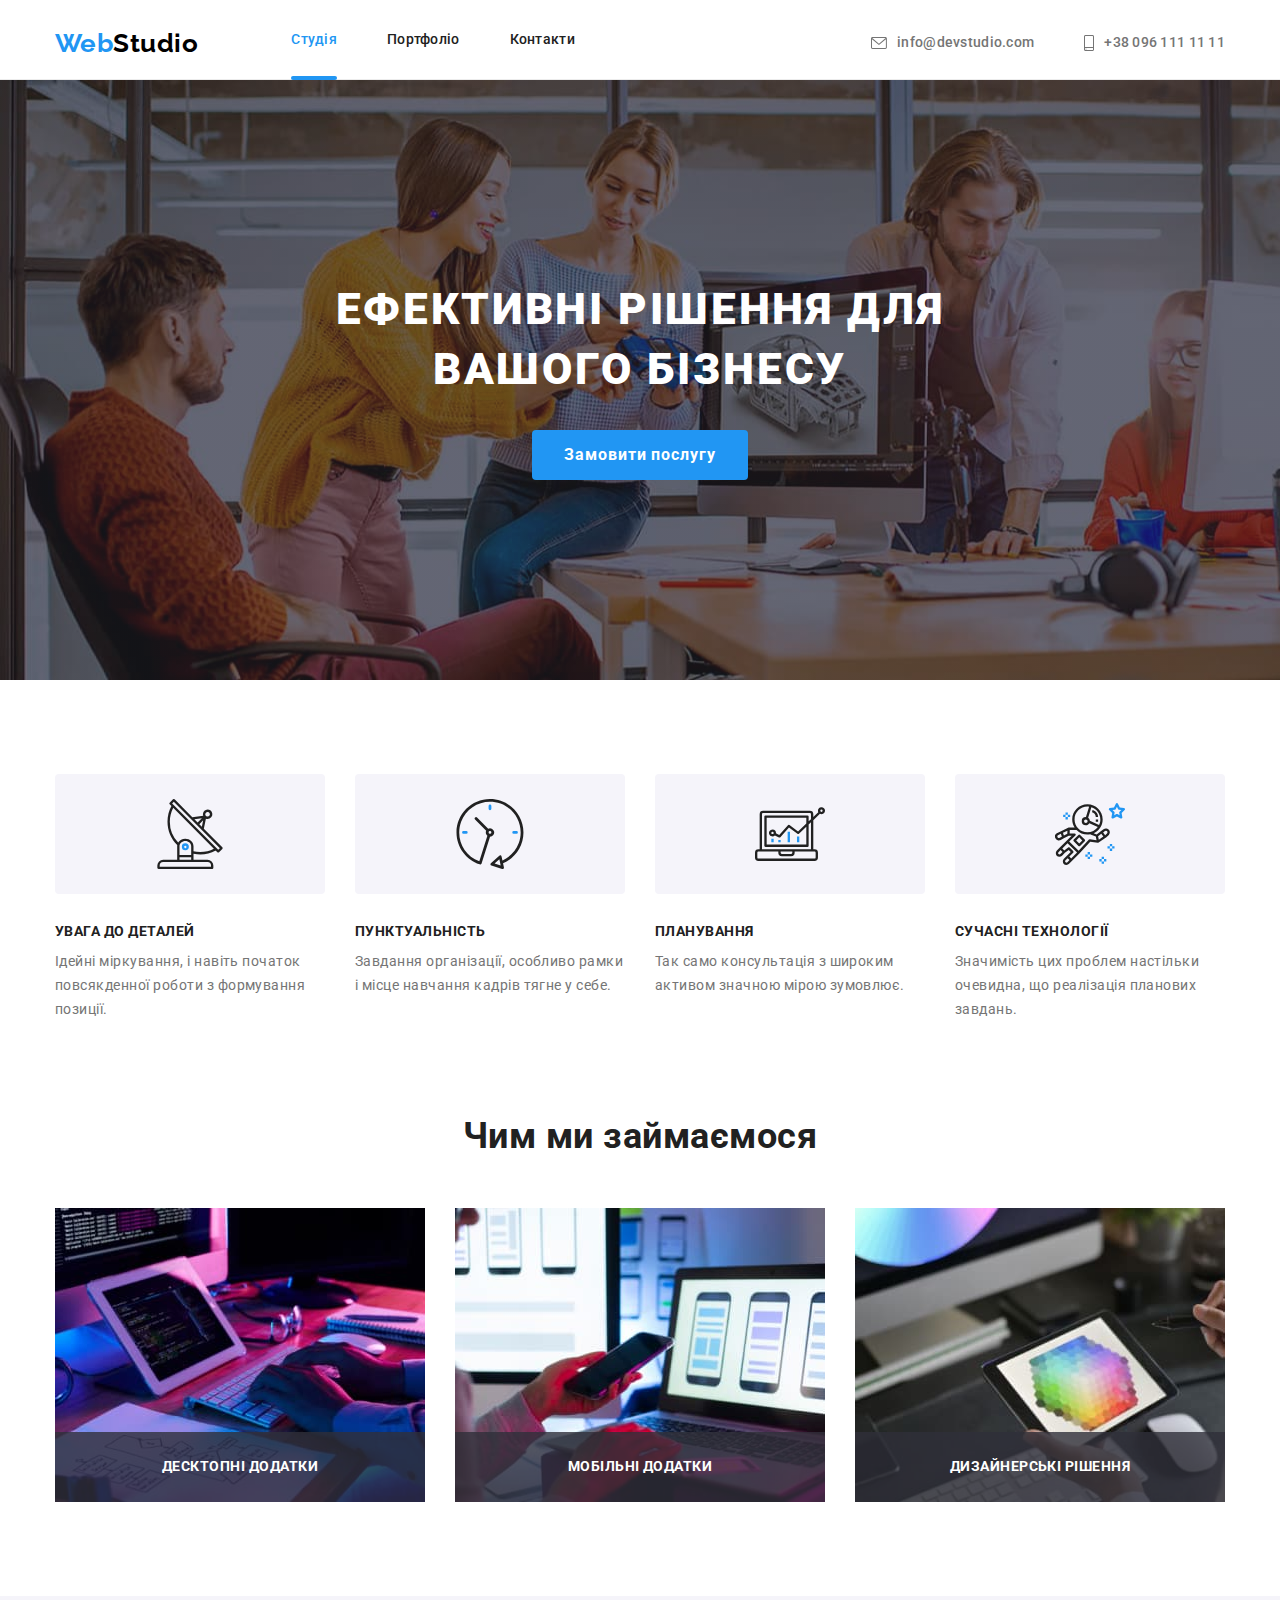
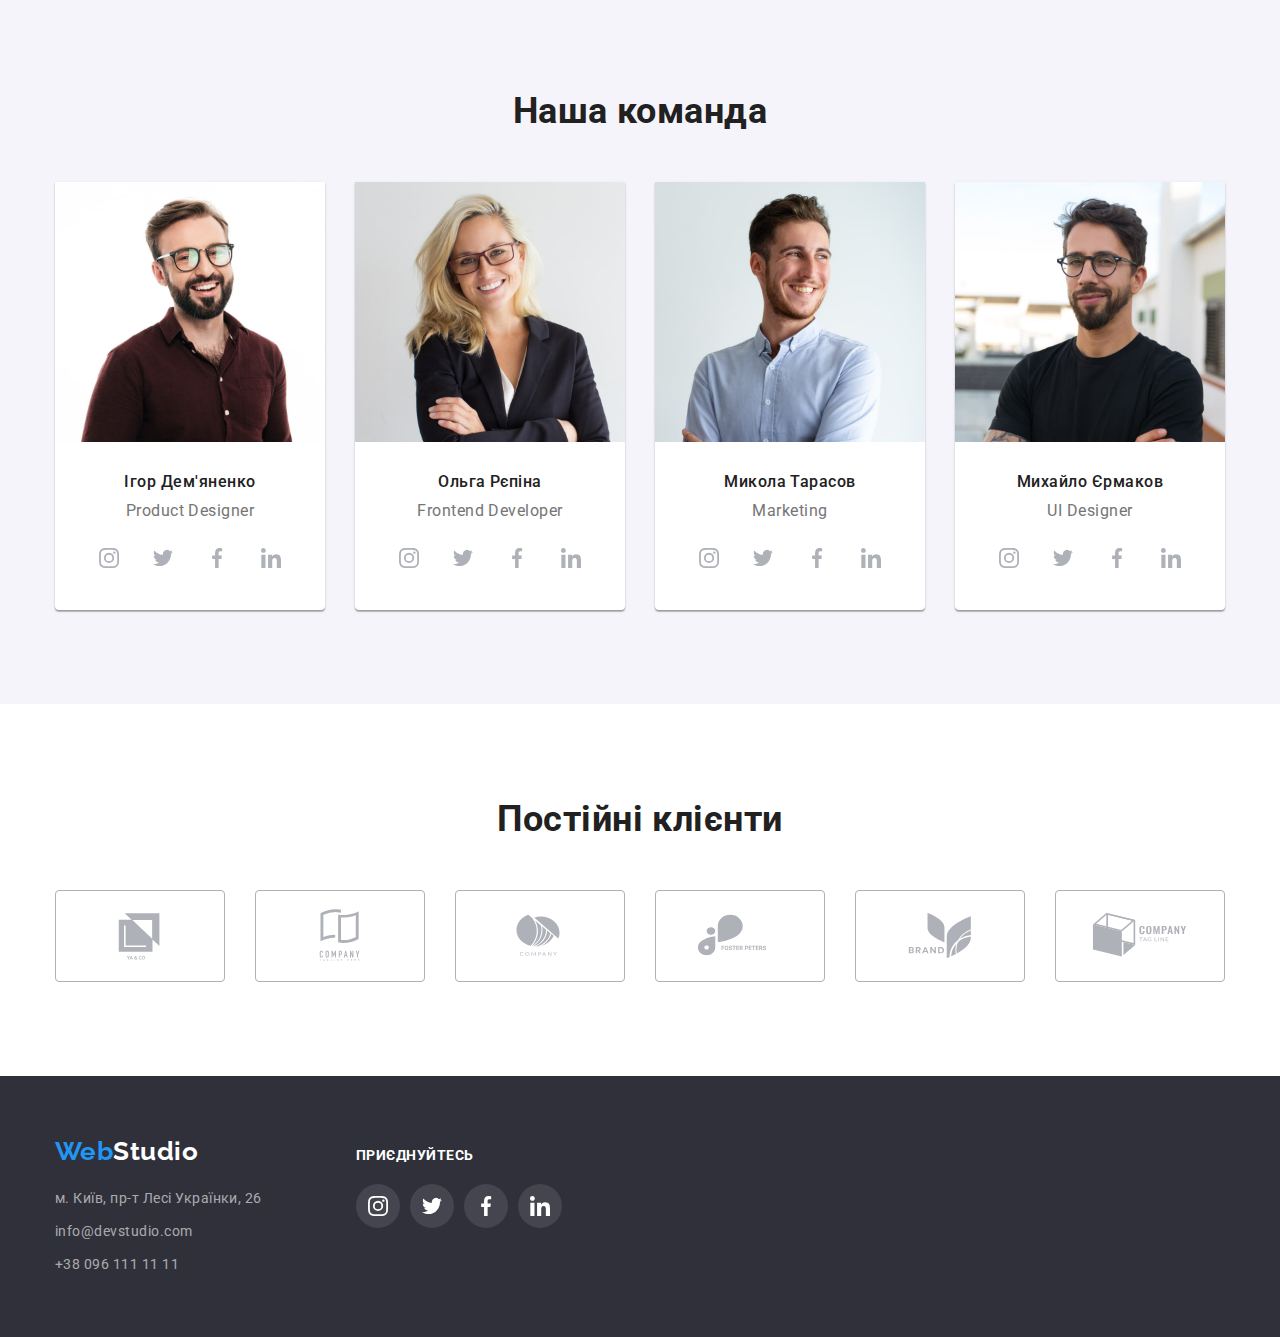
<file: index.html>
<!DOCTYPE html>
<html lang="uk">
<head>
    <meta charset="UTF-8">
    <meta http-equiv="X-UA-Compatible" content="IE=edge">
    <meta name="viewport" content="width=device-width, initial-scale=1.0">
    <title>Webstudio</title>

    <link rel="preconnect" href="https://fonts.googleapis.com">
    <link rel="preconnect" href="https://fonts.gstatic.com" crossorigin>
    <link href="https://fonts.googleapis.com/css2?family=Raleway:wght@700&family=Roboto:wght@400;500;700;900&display=swap"
        rel="stylesheet">

        <link rel="stylesheet" href="https://cdnjs.cloudflare.com/ajax/libs/modern-normalize/1.1.0/modern-normalize.min.css">

    <link rel="stylesheet" href="./css/styles.css">
</head>
<body>
    <header class="page-header">
        <div class="container page-header-container">
            <nav class="page-navigation page-navigation-container">
                <a class="logo-header link" href="./index.html">Web<span class="logo-black">Studio</span></a> 
                <ul class="menu menu-container list">
                    <li class="menu-item">
                        <a class="menu-link current link" href="./index.html">Студія</a>
                    </li>
                    <li class="menu-item">
                        <a class="menu-link link" href="./portfolio.html">Портфоліо</a>
                    </li>
                    <li class="menu-item">
                        <a class="menu-link link" href="#">Контакти</a>
                    </li>
                </ul>
            </nav>
                <ul class="page-header-contacts contacts-container list">
                    <li class="page-header-contacts-item">
                        <a class="contact link" href="mailto:info@devstudio.com">
                            <svg class="icon-header" width="16" height="12">
                                <use href="./images/sprite.svg#icon-envelope"></use>
                            </svg>info@devstudio.com</a>
                    </li>
                    <li class="page-header-contacts-item">
                        <a class="contact link" href="tel:+380961111111">
                            <svg class="icon-header" width="10" height="16">
                                <use href="./images/sprite.svg#icon-smartphone"></use>
                            </svg>+38 096 111 11 11</a>
                    </li>
                </ul>
        </div>
    </header>

    <main>
        <section class="hero">
            <div class="container">
                <h1 class="hero-title">Ефективні рішення для вашого бізнесу</h1>
                <button type="button" class="modal-open-btn" data-modal-open>Замовити послугу</button>
            </div>
        </section>

        <section class="advantages section">
            <div class="container">
                <h2 class="section-title visually-hidden">Наші переваги</h2>
                <ul class="advantages-list list">
                    <li class="advantages-item">
                        <div class="advantages-icon-box">
                            <svg width="70" height="70">
                                <use href="./images/sprite.svg#icon-antenna"></use>
                            </svg>
                        </div>
                        <h3 class="advantages-subtitle subtitle">Увага до деталей</h3>
                        <p class="advantages-desc">Ідейні міркування, і навіть початок повсякденної роботи з формування позиції.
                        </p>
                    </li>
                    <li class="advantages-item">
                        <div class="advantages-icon-box">
                            <svg width="70" height="70">
                                <use href="./images/sprite.svg#icon-clock"></use>
                            </svg>
                        </div>
                        <h3 class="advantages-subtitle subtitle">Пунктуальність</h3>
                        <p class="advantages-desc">Завдання організації, особливо рамки і місце навчання кадрів тягне у себе.
                        </p>
                    </li>
                    <li class="advantages-item">
                        <div class="advantages-icon-box">
                            <svg width="70" height="70">
                                <use href="./images/sprite.svg#icon-diagram"></use>
                            </svg>
                        </div>
                        <h3 class="advantages-subtitle subtitle">Планування</h3>
                        <p class="advantages-desc">Так само консультація з широким активом значною мірою зумовлює.</p>
                    </li>
                    <li class="advantages-item">
                        <div class="advantages-icon-box"> 
                            <svg width="70" height="70">
                                <use href="./images/sprite.svg#icon-astronaut"></use>
                            </svg>
                        </div>
                        <h3 class="advantages-subtitle subtitle">Сучасні технології</h3>
                        <p class="advantages-desc">Значимість цих проблем настільки очевидна, що реалізація планових завдань.
                        </p>
                    </li>
                </ul>
            </div>
        </section>

        <section class="gallery section">
            <div class="container">
                <h2 class="section-title">Чим ми займаємося</h2>
                <ul class="gallery-list list">
                    <li class="gallery-item">
                        <div class="gallery-item-box">
                            <p class="gallery-item-desc">
                                Десктопні додатки
                            </p>
                        </div>
                        <img src="./images/img1.jpg" alt="Людина пише код" width="370">
                    </li>
                    <li class="gallery-item">
                        <div class="gallery-item-box">
                            <p class="gallery-item-desc">
                                Мобільні додатки
                            </p>
                        </div>
                        <img src="./images/img2.jpg" alt="Людина тримає телефон" width="370">
                    </li>
                    <li class="gallery-item">
                        <div class="gallery-item-box">
                            <p class="gallery-item-desc">
                                Дизайнерські рішення
                            </p>
                        </div>
                        <img src="./images/img3.jpg" alt="Людина працює над дизайном" width="370">
                    </li>
                </ul>
            </div>
        </section>

        <section class="team section">
            <div class="container">
                <h2 class="section-title">Наша команда</h2>
                <ul class="team-list list">
                    <li class="team-item">
                        <img src="./images/igor_d.jpg" alt="Ігор Дем'яненко" width="270">
                        <div class="team-item-info">
                            <h3 class="team-member subtitle">Ігор Дем'яненко</h3>
                            <p class="team-desc">Product Designer</p>
                            <ul class="team-sm-links list">
                                <li class="sm-links-item">
                                    <a class="sm-link-icon" href="">
                                        <svg class="icon" width="20" height="20">
                                            <use href="./images/sprite.svg#icon-instagram"></use>
                                        </svg>
                                    </a>
                                </li>
                                <li class="sm-links-item">
                                    <a class="sm-link-icon" href="">
                                        <svg class="icon" width="20" height="20">
                                            <use href="./images/sprite.svg#icon-twitter"></use>
                                        </svg>
                                    </a>
                                </li>
                                <li class="sm-links-item">
                                    <a class="sm-link-icon" href="">
                                        <svg class="icon" width="20" height="20">
                                            <use href="./images/sprite.svg#icon-facebook"></use>
                                        </svg>
                                    </a>
                                </li>
                                <li class="sm-links-item"> 
                                    <a class="sm-link-icon" href="">
                                        <svg class="icon" width="20" height="20">
                                            <use href="./images/sprite.svg#icon-linkedin"></use>
                                        </svg>
                                    </a>
                                </li>
                            </ul>
                        </div>
                    </li>
                    <li class="team-item">
                        <img src="./images/olga_r.jpg" alt="Ольга Рєпіна" width="270">
                        <div class="team-item-info">
                            <h3 class="team-member subtitle">Ольга Рєпіна</h3>
                            <p class="team-desc">Frontend Developer</p>
                            <ul class="team-sm-links list">
                                <li class="sm-links-item">
                                    <a class="sm-link-icon" href="">
                                        <svg class="icon" width="20" height="20">
                                            <use href="./images/sprite.svg#icon-instagram"></use>
                                        </svg>
                                    </a>
                                </li>
                                <li class="sm-links-item">
                                    <a class="sm-link-icon" href="">
                                        <svg class="icon" width="20" height="20">
                                            <use href="./images/sprite.svg#icon-twitter"></use>
                                        </svg>
                                    </a>
                                </li>
                                <li class="sm-links-item">
                                    <a class="sm-link-icon" href="">
                                        <svg class="icon" width="20" height="20">
                                            <use href="./images/sprite.svg#icon-facebook"></use>
                                        </svg>
                                    </a>
                                </li>
                                <li class="sm-links-item">
                                    <a class="sm-link-icon" href="">
                                        <svg class="icon" width="20" height="20">
                                            <use href="./images/sprite.svg#icon-linkedin"></use>
                                        </svg>
                                    </a>
                                </li>
                            </ul>
                        </div>
                    </li>
                    <li class="team-item">
                        <img src="./images/mykola_t.jpg" alt="Микола Тарасов" width="270">
                        <div class="team-item-info">
                            <h3 class="team-member subtitle">Микола Тарасов</h3>
                            <p class="team-desc">Marketing</p>
                            <ul class="team-sm-links list">
                                <li class="sm-links-item">
                                    <a class="sm-link-icon" href="">
                                        <svg class="icon" width="20" height="20">
                                            <use href="./images/sprite.svg#icon-instagram"></use>
                                        </svg>
                                    </a>
                                </li>
                                <li class="sm-links-item">
                                    <a class="sm-link-icon" href="">
                                        <svg class="icon" width="20" height="20">
                                            <use href="./images/sprite.svg#icon-twitter"></use>
                                        </svg>
                                    </a>
                                </li>
                                <li class="sm-links-item">
                                    <a class="sm-link-icon" href="">
                                        <svg class="icon" width="20" height="20">
                                            <use href="./images/sprite.svg#icon-facebook"></use>
                                        </svg>
                                    </a>
                                </li>
                                <li class="sm-links-item">
                                    <a class="sm-link-icon" href="">
                                        <svg class="icon" width="20" height="20">
                                            <use href="./images/sprite.svg#icon-linkedin"></use>
                                        </svg>
                                    </a>
                                </li>
                            </ul>
                        </div>
                    </li>
                    <li class="team-item ">
                        <img src="./images/myhailo_e.jpg" alt="Михайло Єрмаков" width="270">
                        <div class="team-item-info">
                            <h3 class="team-member subtitle">Михайло Єрмаков</h3>
                            <p class="team-desc">UI Designer</p>
                            <ul class="team-sm-links list">
                                <li class="sm-links-item">
                                    <a class="sm-link-icon" href="">
                                        <svg class="icon" width="20" height="20">
                                            <use href="./images/sprite.svg#icon-instagram"></use>
                                        </svg>
                                    </a>
                                </li>
                                <li class="sm-links-item">
                                    <a class="sm-link-icon" href="">
                                        <svg class="icon" width="20" height="20">
                                            <use href="./images/sprite.svg#icon-twitter"></use>
                                        </svg>
                                    </a>
                                </li>
                                <li class="sm-links-item">
                                    <a class="sm-link-icon" href="">
                                        <svg class="icon" width="20" height="20">
                                            <use href="./images/sprite.svg#icon-facebook"></use>
                                        </svg>
                                    </a>
                                </li>
                                <li class="sm-links-item">
                                    <a class="sm-link-icon" href="">
                                        <svg class="icon" width="20" height="20">
                                            <use href="./images/sprite.svg#icon-linkedin"></use>
                                        </svg>
                                    </a>
                                </li>
                            </ul>
                        </div>
                    </li>
                </ul>
            </div>
        </section>

        <section class="clients section">
            <div class="container">
                <h2 class="section-title">Постійні клієнти</h2>
                <ul class="clients-list list">
                    <li class="clients-list-item">
                        <a class="client link" href="">
                            <svg class="client-icon" width="106" height="60">
                                <use href="./images/sprite.svg#icon-first-logo"></use>
                            </svg>
                        </a>
                    </li>
                    <li class="clients-list-item">
                        <a class="client link" href="">
                            <svg class="client-icon" width="106" height="60">
                                <use href="./images/sprite.svg#icon-second-logo"></use>
                            </svg>
                        </a>
                    </li>
                    <li class="clients-list-item">
                        <a class="client link" href="">
                            <svg class="client-icon" width="106" height="60">
                                <use href="./images/sprite.svg#icon-third-logo"></use>
                            </svg>
                        </a>
                    </li>
                    <li class="clients-list-item">
                        <a class="client link" href="">
                            <svg class="client-icon" width="106" height="60">
                                <use href="./images/sprite.svg#icon-fourth-logo"></use>
                            </svg>
                        </a>
                    </li>
                    <li class="clients-list-item">
                        <a class="client link" href="">
                            <svg class="client-icon" width="106" height="60">
                                <use href="./images/sprite.svg#icon-fifth-logo"></use>
                            </svg>
                        </a>
                    </li>
                    <li class="clients-list-item">
                        <a class="client link" href="">
                            <svg class="client-icon" width="106" height="60">
                                <use href="./images/sprite.svg#icon-sixth-logo"></use>
                            </svg>
                        </a>
                    </li>
                </ul>
            </div>
        </section>
    </main>

    <footer class="page-footer">
        <div class="container footer-sections">
            <div class="footer-address">
                <a class="logo-footer link" href="./index.html">Web<span class="logo-white">Studio</span></a>
                <address class="footer-info">
                    <ul class="footer-info-list list">
                        <li class="footer-info-item">
                            <a class="location link" href="https://goo.gl/maps/CPtrU1FHBa2aNyZL9" target="_blank"
                                rel="noopener noreferrer nofollow">
                                м. Київ, пр-т Лесі Українки, 26
                            </a>
                        </li>
                        <li class="footer-info-item">
                            <a class="page-footer-email link" href="mailto:info@devstudio.com">info@devstudio.com</a>
                        </li>
                        <li class="footer-info-item">
                            <a class="page-footer-phone-number link" href="tel:+380961111111">+38 096 111 11 11</a>
                        </li>
                    </ul>
                </address>
            </div>
            
            <div class="footer-social-links">
                <p class="footer-sl-title">Приєднуйтесь</p>
                <ul class="footer-social-links-list list">
                    <li class="footer-sl-item">
                        <a class="sm-link-icon footer-link link" href="">
                            <svg class="footer-icon" width="20" height="20">
                                <use href="./images/sprite.svg#icon-instagram"></use>
                            </svg>
                        </a>
                    </li>
                    <li class="footer-sl-item">
                        <a class="sm-link-icon footer-link link" href="">
                            <svg class="footer-icon" width="20" height="20">
                                <use href="./images/sprite.svg#icon-twitter"></use>
                            </svg>
                        </a>
                    </li>
                    <li class="footer-sl-item">
                        <a class="sm-link-icon footer-link link" href="">
                            <svg class="footer-icon" width="20" height="20">
                                <use href="./images/sprite.svg#icon-facebook"></use>
                            </svg>
                        </a>
                    </li>
                    <li class="footer-sl-item">
                        <a class="sm-link-icon footer-link link" href="">
                            <svg class="footer-icon" width="20" height="20">
                                <use href="./images/sprite.svg#icon-linkedin"></use>
                            </svg>
                        </a>
                    </li>
                </ul>
            </div>
        </div>
    </footer>

    <div class="backdrop is-hidden" data-modal>
        <div class="modal">
            <button type="button" class="modal-close-btn" data-modal-close>
                <svg class="close-icon" width="18" height="18">
                    <use href="./images/sprite.svg#icon-modal-close-btn"></use>
                </svg>
            </button>
        </div>
    </div>

    <script src="./js/modal.js"></script>
</body>
</html>
</file>
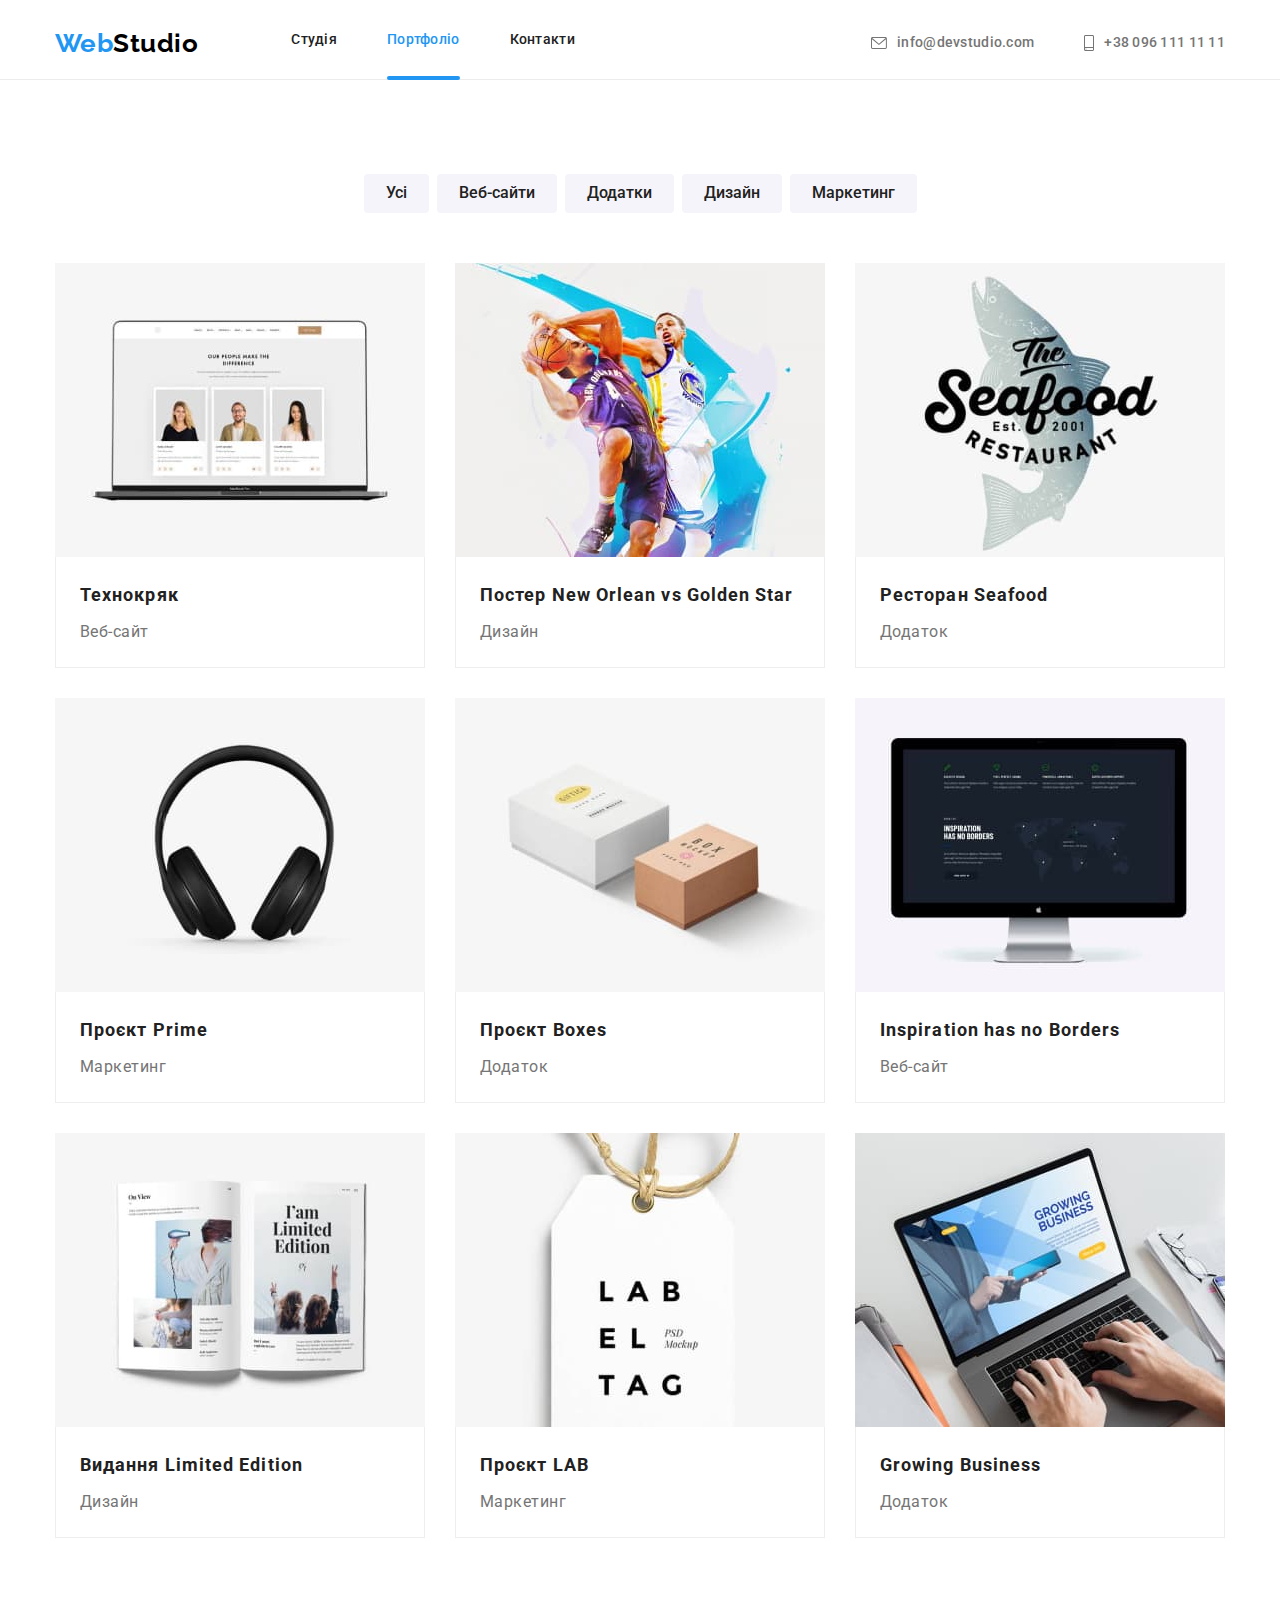
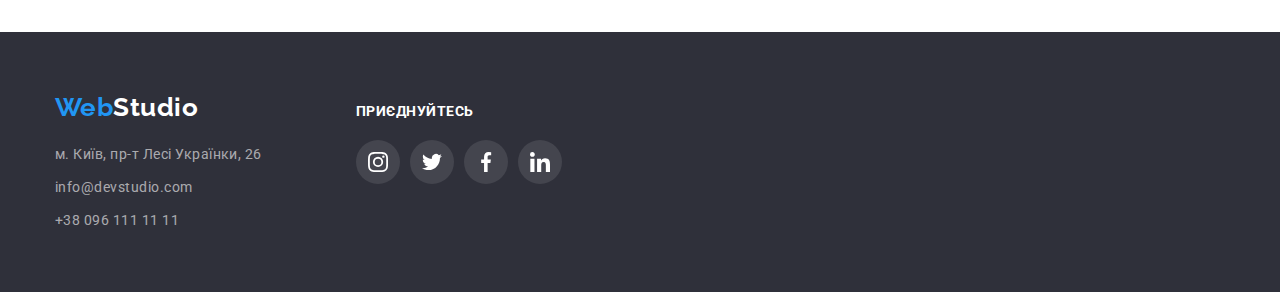
<file: portfolio.html>
<!DOCTYPE html>
<html lang="uk">

<head>
    <meta charset="UTF-8">
    <meta http-equiv="X-UA-Compatible" content="IE=edge">
    <meta name="viewport" content="width=device-width, initial-scale=1.0">
    <title>Portfolio</title>

    <link rel="preconnect" href="https://fonts.googleapis.com">
    <link rel="preconnect" href="https://fonts.gstatic.com" crossorigin>
    <link href="https://fonts.googleapis.com/css2?family=Raleway:wght@700&family=Roboto:wght@400;500;700;900&display=swap"
        rel="stylesheet">

    <link rel="stylesheet" href="https://cdnjs.cloudflare.com/ajax/libs/modern-normalize/1.1.0/modern-normalize.min.css">

    <link rel="stylesheet" href="./css/styles.css">
</head>

<body>
    <header class="page-header">
        <div class="container page-header-container">
            <nav class="page-navigation page-navigation-container">
                <a class="logo-header link" href="./index.html">Web<span class="logo-black">Studio</span></a>
                <ul class="menu menu-container list">
                    <li class="menu-item">
                        <a class="menu-link link" href="./index.html">Студія</a>
                    </li>
                    <li class="menu-item">
                        <a class="menu-link current link" href="./portfolio.html">Портфоліо</a>
                    </li>
                    <li class="menu-item">
                        <a class="menu-link link" href="#">Контакти</a>
                    </li>
                </ul>
            </nav>
            <ul class="page-header-contacts contacts-container list">
                <li class="page-header-contacts-item">
                    <a class="contact link" href="mailto:info@devstudio.com">
                        <svg class="icon-header" width="16" height="12">
                            <use href="./images/sprite.svg#icon-envelope"></use>
                        </svg>info@devstudio.com</a>
                </li>
                <li class="page-header-contacts-item">
                    <a class="contact link" href="tel:+380961111111">
                        <svg class="icon-header" width="10" height="16">
                            <use href="./images/sprite.svg#icon-smartphone"></use>
                        </svg>+38 096 111 11 11</a>
                </li>
            </ul>
        </div>
    </header>

    <main>
        <section class="portfolio section">
            <div class="container">
                <h1 class="section-title visually-hidden">Портфоліо</h1>
                <ul class="filter-list list">
                    <li class="filter-item">
                        <button class="filter-item-btn" type="button">Усі</button>
                    </li>
                    <li class="filter-item">
                        <button class="filter-item-btn" type="button">Веб-сайти</button>
                    </li>
                    <li class="filter-item">
                        <button class="filter-item-btn" type="button">Додатки</button>
                    </li>
                    <li class="filter-item">
                        <button class="filter-item-btn" type="button">Дизайн</button>
                    </li>
                    <li class="filter-item">
                        <button class="filter-item-btn" type="button">Маркетинг</button>
                    </li>
                </ul>
                
                <ul class="portfolio-list list">
                    <li class="portfolio-item">
                        <a class="portfolio-item-link link" href="">
                            <div class="portfolio-wrapper">
                                <img src="./images/techproject.jpg" width="370" alt="Монітор ноутбука">
                                    <p class="portfolio-overlay">
                                        Ресурс пропонує комплексні пропозиції з різним рівнем функціоналу та сервісів. Все це дозволить відвідувачу отримати
                                        вичерпні відомості про компанію чи приватну особу.
                                    </p>
                            </div>
                            
                            <div class="portfolio-item-info">
                                <h2 class="portfolio-item-title">Технокряк</h2>
                                <p class="portfolio-desc">Веб-сайт</p>
                            </div>
                        </a>
                    </li>
                    <li class="portfolio-item">
                        <a class="portfolio-item-link link" href="">
                            <div class="portfolio-wrapper">
                                <img src="./images/basketball.jpg" width="370" alt="Двоє чоловіків грають в баскетбол">
                                    <p class="portfolio-overlay">
                                        Ресурс пропонує комплексні пропозиції з різним рівнем функціоналу та сервісів. Все це дозволить відвідувачу отримати
                                        вичерпні відомості про компанію чи приватну особу.
                                    </p>
                            </div>
                            
                            <div class="portfolio-item-info">
                                <h2 class="portfolio-item-title">Постер New Orlean vs Golden Star</h2>
                                <p class="portfolio-desc">Дизайн</p>
                            </div>
                        </a>
                    </li>
                    <li class="portfolio-item">
                        <a class="portfolio-item-link link" href="">
                            <div class="portfolio-wrapper">
                                <img src="./images/seafood_restaurant.jpg" width="370" alt="Логотип ресторану">
                                    <p class="portfolio-overlay">
                                        Ресурс пропонує комплексні пропозиції з різним рівнем функціоналу та сервісів. Все це дозволить відвідувачу отримати
                                        вичерпні відомості про компанію чи приватну особу.
                                    </p>
                            </div>
                            
                            <div class="portfolio-item-info">
                                <h2 class="portfolio-item-title">Ресторан Seafood</h2>
                                <p class="portfolio-desc">Додаток</p>
                            </div>
                        </a>
                    </li>
                    <li class="portfolio-item">
                        <a class="portfolio-item-link link" href="">
                            <div class="portfolio-wrapper">
                                <img src="./images/prime.jpg" width="370" alt="Навушники">
                                    <p class="portfolio-overlay">
                                    Ресурс пропонує комплексні пропозиції з різним рівнем функціоналу та сервісів. Все це дозволить відвідувачу отримати
                                    вичерпні відомості про компанію чи приватну особу.
                                    </p>
                            </div>
                            
                            <div class="portfolio-item-info">
                                <h2 class="portfolio-item-title">Проєкт Prime</h2>
                                <p class="portfolio-desc">Маркетинг</p>
                            </div>
                        </a>
                    </li>
                    <li class="portfolio-item">
                        <a class="portfolio-item-link link" href="">
                            <div class="portfolio-wrapper">
                                <img src="./images/boxes.jpg" width="370" alt="Дві коробки">
                                    <p class="portfolio-overlay">
                                    Ресурс пропонує комплексні пропозиції з різним рівнем функціоналу та сервісів. Все це дозволить відвідувачу отримати
                                    вичерпні відомості про компанію чи приватну особу.
                                    </p>
                            </div>
                            
                            <div class="portfolio-item-info">
                                <h2 class="portfolio-item-title">Проєкт Boxes</h2>
                                <p class="portfolio-desc">Додаток</p>
                            </div>
                        </a>
                    </li>
                    <li class="portfolio-item">
                        <a class="portfolio-item-link link" href="">
                            <div class="portfolio-wrapper">
                                <img src="./images/monitor.jpg" width="370" alt="Монітор">
                                    <p class="portfolio-overlay">
                                        Ресурс пропонує комплексні пропозиції з різним рівнем функціоналу та сервісів. Все це дозволить відвідувачу отримати
                                        вичерпні відомості про компанію чи приватну особу.
                                    </p>
                            </div>
                            
                            <div class="portfolio-item-info">
                                <h2 class="portfolio-item-title">Inspiration has no Borders</h2>
                                <p class="portfolio-desc">Веб-сайт</p>
                            </div>
                        </a>
                    </li>
                    <li class="portfolio-item">
                        <a class="portfolio-item-link link" href="">
                            <div class="portfolio-wrapper">
                                <img src="./images/book.jpg" width="370" alt="Розгорнута книга">
                                    <p class="portfolio-overlay">
                                        Ресурс пропонує комплексні пропозиції з різним рівнем функціоналу та сервісів. Все це дозволить відвідувачу отримати
                                        вичерпні відомості про компанію чи приватну особу.
                                    </p>
                            </div>
                            
                            <div class="portfolio-item-info">
                                <h2 class="portfolio-item-title">Видання Limited Edition</h2>
                                <p class="portfolio-desc">Дизайн</p>
                            </div>
                        </a>
                    </li>
                    <li class="portfolio-item">
                        <a class="portfolio-item-link link" href="">
                            <div class="portfolio-wrapper">
                                <img src="./images/lab_project.jpg" width="370" alt="Бірка">
                                    <p class="portfolio-overlay">
                                        Ресурс пропонує комплексні пропозиції з різним рівнем функціоналу та сервісів. Все це дозволить відвідувачу отримати
                                        вичерпні відомості про компанію чи приватну особу.
                                    </p>
                            </div>
                            
                            <div class="portfolio-item-info">
                                <h2 class="portfolio-item-title">Проєкт LAB</h2>
                                <p class="portfolio-desc">Маркетинг</p>
                            </div>
                        </a>
                    </li>
                    <li class="portfolio-item">
                        <a class="portfolio-item-link link" href="">
                            <div class="portfolio-wrapper">
                                <img src="./images/growing_business_app.jpg" width="370" alt="Додаток відкритий на ноутбуці">
                                    <p class="portfolio-overlay">
                                        Ресурс пропонує комплексні пропозиції з різним рівнем функціоналу та сервісів. Все це дозволить відвідувачу отримати
                                        вичерпні відомості про компанію чи приватну особу.
                                    </p>
                            </div>
                            
                            <div class="portfolio-item-info">
                                <h2 class="portfolio-item-title">Growing Business</h2>
                                <p class="portfolio-desc">Додаток</p>
                            </div>
                        </a>
                    </li>
                </ul>
            </div>
        </section>

    </main>

    <footer class="page-footer">
        <div class="container footer-sections">
            <div class="footer-address">
                <a class="logo-footer link" href="./index.html">Web<span class="logo-white">Studio</span></a>
                <address class="footer-info">
                    <ul class="footer-info-list list">
                        <li class="footer-info-item">
                            <a class="location link" href="https://goo.gl/maps/CPtrU1FHBa2aNyZL9" target="_blank"
                                rel="noopener noreferrer nofollow">
                                м. Київ, пр-т Лесі Українки, 26
                            </a>
                        </li>
                        <li class="footer-info-item">
                            <a class="page-footer-email link" href="mailto:info@devstudio.com">info@devstudio.com</a>
                        </li>
                        <li class="footer-info-item">
                            <a class="page-footer-phone-number link" href="tel:+380961111111">+38 096 111 11 11</a>
                        </li>
                    </ul>
                </address>
            </div>
    
            <div class="footer-social-links">
                <p class="footer-sl-title">Приєднуйтесь</p>
                <ul class="footer-social-links-list list">
                    <li class="footer-sl-item">
                        <a class="sm-link-icon footer-link link" href="">
                            <svg class="footer-icon" width="20" height="20">
                                <use href="./images/sprite.svg#icon-instagram"></use>
                            </svg>
                        </a>
                    </li>
                    <li class="footer-sl-item">
                        <a class="sm-link-icon footer-link link" href="">
                            <svg class="footer-icon" width="20" height="20">
                                <use href="./images/sprite.svg#icon-twitter"></use>
                            </svg>
                        </a>
                    </li>
                    <li class="footer-sl-item">
                        <a class="sm-link-icon footer-link link" href="">
                            <svg class="footer-icon" width="20" height="20">
                                <use href="./images/sprite.svg#icon-facebook"></use>
                            </svg>
                        </a>
                    </li>
                    <li class="footer-sl-item">
                        <a class="sm-link-icon footer-link link" href="">
                            <svg class="footer-icon" width="20" height="20">
                                <use href="./images/sprite.svg#icon-linkedin"></use>
                            </svg>
                        </a>
                    </li>
                </ul>
            </div>
        </div>
    </footer>
</body>
</html>
</file>
<file: css/styles.css>
:root {
    --primary-text-color: #212121;
    --secondary-text-color: #757575;
    --accent-color: #2196F3;
    --active-accent-color: #188CE8;
    --primary-white-color: #FFFFFF;
    --primary-black-color: #000000;
    --logo-font: 'Raleway', sans-serif;
    --hero-bcg-color: #C4C4C4;
    --footer-bcg-color: #2F303A;
    --primary-grey-color: #F5F4FA;
    --opacity-white: rgba(255, 255, 255, 0.6);
    --footer-icon-bcg: rgba(255, 255, 255, 0.1);
    --description-bcg: rgba(47, 48, 58, 0.8);
    --portfolio-overlay-color: rgba(33, 150, 243, 0.9);
    --backdrop-bcg-color: rgba(0, 0, 0, 0.2);
    --border-color: #EEEEEE;
    --header-border: #ECECEC;
    --icon-color: #AFB1B8;
    --transition-basic: 250ms cubic-bezier(0.4, 0, 0.2, 1);
    --transition-long: 400ms cubic-bezier(0.4, 0, 0.2, 1);
}

.link {
    text-decoration: none;
    display: inline-block;
}

.list {
    list-style: none;
}

img {
    display: block;
}

body {
    font-family: 'Roboto', sans-serif;
    background-color: var(--primary-white-color);
    letter-spacing: 0.03em;
}

h1, h2, h3, h4, p {
    margin-top: 0;
    margin-bottom: 0;
}

ul, ol {
    margin-top: 0;
    margin-bottom: 0;
    padding-left: 0;
}

/* Common classes  */

.container {
    width: 1200px;
    margin-left: auto;
    margin-right: auto;
    padding-left: 15px;
    padding-right: 15px;
}

.section {
    padding-top: 94px;
}

.section-title {
    font-weight: 700;
    font-size: 36px;
    line-height: 1.17;
    text-align: center;
    color: var(--primary-text-color);
    margin-bottom: 50px;
}

.subtitle {
    margin-bottom: 10px;
}

.visually-hidden {
    position: absolute;
    white-space: nowrap;
    width: 1px;
    height: 1px;
    overflow: hidden;
    border: 0;
    padding: 0;
    clip: rect(0 0 0 0);
    clip-path: inset(50%);
    margin: -1px;
}

/* LOGO */

.logo-header,
.logo-footer, 
.logo-black, 
.logo-white {
    font-family: var(--logo-font);
    font-weight: 700;
    font-size: 26px;
    line-height: 1.19;
}

.logo-header {
    margin-right: 93px;
}

.logo-header, .logo-footer {
    color: var(--accent-color);
}
.logo-black {
    color: var(--primary-black-color);
}

.logo-white {
    color: var(--primary-white-color);
}

/* HEADER */

.page-header-container,
.page-navigation-container,
.contacts-container {
    display: flex;
    align-items: center;
}

.menu-container {
    display: flex;
    align-items: center;
    column-gap: 50px;
}

.page-header {
    padding-top: 7px;
    border-bottom: 1px solid var(--header-border);
}

.menu-link, 
.contact {
    font-weight: 500;
    font-size: 14px;
    line-height: 1.14;
    letter-spacing: 0.02em;
    transition: color var(--transition-basic);
}

.contact {
    color: var(--secondary-text-color);
    display: flex;
    align-items: center;
}

.menu-link {
    position: relative;
    padding-top: 25px;
    padding-bottom: 31px;
    color: var(--primary-text-color);
}

.menu-link::before {
    content: "";
    position: absolute;
    height: 4px;
    width: 100%;
    right: 0;
    bottom: -1px;
    border-radius: 2px;
    background: var(--accent-color);
    transform: scale(0);
    transition: transform var(--transition-basic);
}

.menu-link:hover::before,
.menu-link:focus::before {
    transform: scale(1);
}

.menu-link.current {
    color: var(--accent-color);
}

.menu-link.current::after {
    content: "";
    position: absolute;
    display: block;
    height: 4px;
    width: 100%;
    right: 0;
    bottom: -1px;
    border-radius: 2px;
    background: var(--accent-color);
}

.page-header-contacts {
    margin-left: auto;
}

.page-header-contacts-item:not(:last-child) {
    margin-right: 50px;
}

.icon-header {
    fill: currentColor;
    margin-right: 10px;
}

.menu-link:hover,
.menu-link:focus,
.contact:hover,
.contact:focus {
    color: var(--accent-color);
}

/* HERO */

.hero {
    padding-top: 200px;
    padding-bottom: 200px;
    text-align: center;
    background-color: var(--hero-bcg-color);
    background-image: linear-gradient(rgba(47, 48, 58, 0.4),rgba(47, 48, 58, 0.4)),
    url(../images/hero_bg.jpg);
    max-width: 1600px;
    margin: 0 auto;
    background-size: cover;
    background-repeat: no-repeat;
}

.hero-title {
    font-weight: 900;
    font-size: 44px;
    line-height: 1.36;
    letter-spacing: 0.06em;
    text-transform: uppercase;
    display: flex;
    width: 696px;
    margin-bottom: 30px;
    margin-left: auto;
    margin-right: auto;
    
    color: var(--primary-white-color);
}

/* BUTTON */

.modal-open-btn {
    font-weight: 700;
    font-size: 16px;
    line-height: 1.88;
    align-items: center;
    letter-spacing: 0.06em;
    padding: 10px 32px;
    border-radius: 4px;
    cursor: pointer;
    border: 0;
    transition: color var(--transition-basic), background-color var(--transition-basic);
    
    color: var(--primary-white-color);
    background-color: var(--accent-color);
}

.modal-open-btn:hover,
.modal-open-btn:focus {
    color: var(--primary-white-color);
    background-color: var(--active-accent-color);
}

/* ADVANTAGES */

.advantages-list{
    display: flex;
    justify-content: space-between;
    gap: 30px;
}

.advantages-item {
    flex-basis: calc((100% - 90px) / 4);
}

.advantages-icon-box {
    background-color: var(--primary-grey-color);
    display: flex;
    justify-content: center;
    align-items: center;
    height: 120px;
    border-radius: 4px;
    margin-bottom: 30px;
}

.advantages-subtitle {
    font-weight: 700;
    font-size: 14px;
    line-height: 1.14;
    text-transform: uppercase;
    color: var(--primary-text-color);
}

.advantages-desc {
    font-size: 14px;
    line-height: 1.71;
    color: var(--secondary-text-color);
}

/* GALLERY */

.gallery {
    padding-bottom: 94px;
}

.gallery-list {
    display: flex;
    justify-content: space-between;
}

.gallery-item {
    position: relative;
}

.gallery-item-box {
    position: absolute;
    display: flex;
    align-items: center;
    justify-content: center;
    bottom: 0;
    left: 0;
    width: 100%;
    height: 70px;
    background-color: var(--description-bcg);
}

.gallery-item-desc {
    font-weight: 700;
    font-size: 14px;
    line-height: 1.14;
    text-transform: uppercase;
    color: var(--primary-white-color);
}

/* TEAM */

.team {
    background-color: var(--primary-grey-color);
    padding-bottom: 94px;
}

.team-list {
    display: flex;
    justify-content: space-between;
    gap: 30px;
}

.team-item {
    background-color: var(--primary-white-color);
    text-align: center;
    box-shadow: 0px 1px 3px rgba(0, 0, 0, 0.12), 0px 1px 1px rgba(0, 0, 0, 0.14), 0px 2px 1px rgba(0, 0, 0, 0.2);
    border-radius: 0px 0px 4px 4px;
}

.team-item-info {
    padding-top: 30px;
    padding-bottom: 30px;
}

.team-member {
    font-weight: 500;
    font-size: 16px;
    line-height: 1.19;
    color: var(--primary-text-color);
}

.team-desc {
    font-size: 16px;
    line-height: 1.19;
    color: var(--secondary-text-color);
}

.team-sm-links {
    margin-top: 16px;
    display: flex;
    justify-content: center;
    gap: 10px;
}

.sm-link-icon {
    display: flex;
    align-items: center;
    justify-content: center;
    border-radius: 50%;
    width: 44px;
    height: 44px;

    transition: background-color var(--transition-basic);
}

.sm-link-icon:hover,
.sm-link-icon:focus {
    background-color: var(--accent-color);
}

.icon {
    fill: var(--icon-color);
    transition: fill var(--transition-basic);
}

.sm-link-icon:hover .icon,
.sm-link-icon:focus .icon {
    fill: var(--primary-white-color);
}

/* CLIENTS */

.clients {
    padding-bottom: 94px;
}

.clients-list {
    display: flex;
    justify-content: space-between;
    gap: 30px;
}

.clients-list-item {
    flex-basis: calc((100% - 150px) / 6);
}

.client {
    display: flex;
    justify-content: center;
    align-items: center;
    height: 92px;
    fill: var(--icon-color);
    border: 1px solid var(--icon-color);
    border-radius: 4px;

    transition: fill var(--transition-basic), border var(--transition-basic);
}

.client:hover,
.client:focus {
    fill: var(--accent-color);
    border: 1px solid var(--accent-color);
}

/* FOOTER */

.page-footer {
    background-color: var(--footer-bcg-color);
    padding-top: 60px;
    padding-bottom: 60px;
}

.footer-sections {
    display: flex;
    align-items: baseline;
}

.footer-address {
    margin-right: 70px;
}

.footer-info {
    margin-top: 20px;
    width: 231px;
}

.footer-info-item:not(:last-child) {
    margin-bottom: 9px;
}

.location,
.page-footer-email,
.page-footer-phone-number {
    font-style: normal;
    font-size: 14px;
    line-height: 1.71;
    color: var(--opacity-white);

    transition: color var(--transition-basic);
}

.location:hover,
.location:focus,
.page-footer-email:hover,
.page-footer-email:focus,
.page-footer-phone-number:hover,
.page-footer-phone-number:focus {
    color: var(--primary-white-color);
}

.footer-sl-title {
    font-weight: 700;
    font-size: 14px;
    line-height: 1.14;
    text-transform: uppercase;
    color: var(--primary-white-color);
}

.footer-social-links-list {
    display: flex;
    gap: 10px;
    margin-top: 20px;
}

.footer-link {
    background-color: var(--footer-icon-bcg);
}

.footer-icon {
    fill: var(--primary-white-color);
}

/* Portfolio */

.portfolio {
    padding-bottom: 94px;
}

.filter-list {
    display: flex;
    justify-content: center;
    gap: 8px;
}

.filter-item-btn {
    font-family: inherit;
    font-weight: 500;
    font-size: 16px;
    line-height: 1.66;
    text-align: center;
    padding: 6px 22px;
    border-radius: 4px;
    color: var(--primary-text-color);
    background-color: var(--primary-grey-color);
    cursor: pointer;
    border: 0;

    transition: color var(--transition-basic), background-color var(--transition-basic), box-shadow var(--transition-basic);
}

.filter-item-btn:hover,
.filter-item-btn:focus {
    color: var(--primary-white-color);
    background-color: var(--accent-color);
    box-shadow: 0px 3px 1px rgba(0, 0, 0, 0.1), 0px 1px 2px rgba(0, 0, 0, 0.08), 0px 2px 2px rgba(0, 0, 0, 0.12);
}

.portfolio-list {
    display: flex;
    flex-wrap: wrap;
    gap: 30px;
    margin-top: 50px;
}

.portfolio-item {
    flex-basis: calc((100% - 60px) / 3);

}

.portfolio-item-link {
    transition: box-shadow var(--transition-basic);
}

.portfolio-item-link:hover,
.portfolio-item-link:focus {
    box-shadow: 0px 1px 1px rgba(0, 0, 0, 0.12), 0px 4px 4px rgba(0, 0, 0, 0.06), 1px 4px 6px rgba(0, 0, 0, 0.16);
}

.portfolio-item-info {
    padding: 20px 24px;
    border-left: 1px solid var(--border-color);
    border-right: 1px solid var(--border-color);
    border-bottom: 1px solid var(--border-color);
}

.portfolio-item-title {
    font-weight: 700;
    font-size: 18px;
    line-height: 2;
    letter-spacing: 0.06em;
    margin-bottom: 4px;
    color: var(--primary-text-color);
}

.portfolio-desc {
    font-size: 16px;
    line-height: 1.88;
    color: var(--secondary-text-color);
}

.portfolio-wrapper {
    position: relative;
    display: flex;
    overflow: hidden;
    
}

.portfolio-overlay {
    position: absolute;
    top: 0;
    left: 0;
    width: 100%;
    height: 100%;
    overflow: auto;
    transform: translateY(101%);
    transition: transform var(--transition-long);
    
    font-size: 18px;
    line-height: 1.56;
    padding: 63px 24px;
    color: var(--primary-white-color);
    background-color: var(--portfolio-overlay-color);
}

.portfolio-item-link:hover .portfolio-overlay,
.portfolio-item-link:focus .portfolio-overlay {
    transform: translateY(0);
}

/* BACKDROP MODAL */

.backdrop {
    position: fixed;
    top: 0;
    left: 0;
    z-index: 100;
    width: 100%;
    height: 100%;
    background-color: var(--backdrop-bcg-color);
    
    transition: visibility var(--transition-long), opacity var(--transition-long);
}

.backdrop.is-hidden {
    visibility: hidden;
    opacity: 0;
    pointer-events: none;
}

.modal {
    position: absolute;
    top: 50%;
    left: 50%;
    transform: translate(-50%, -50%);
    width: 528px;
    height: 581px;
    background-color: var(--primary-white-color);
    box-shadow: 0px 1px 3px rgba(0, 0, 0, 0.12), 0px 1px 1px rgba(0, 0, 0, 0.14), 0px 2px 1px rgba(0, 0, 0, 0.2);
    border-radius: 4px;
}

.modal-close-btn {
    position: absolute;
    top: 8px;
    right: 8px;
    background-color: transparent;
    border: 1px solid rgba(0, 0, 0, 0.1);
    border-radius: 50%;
    cursor: pointer;
    width: 30px;
    height: 30px;
    display: flex;
    align-items: center;
    justify-content: center;
    padding: 0;
}
</file>
